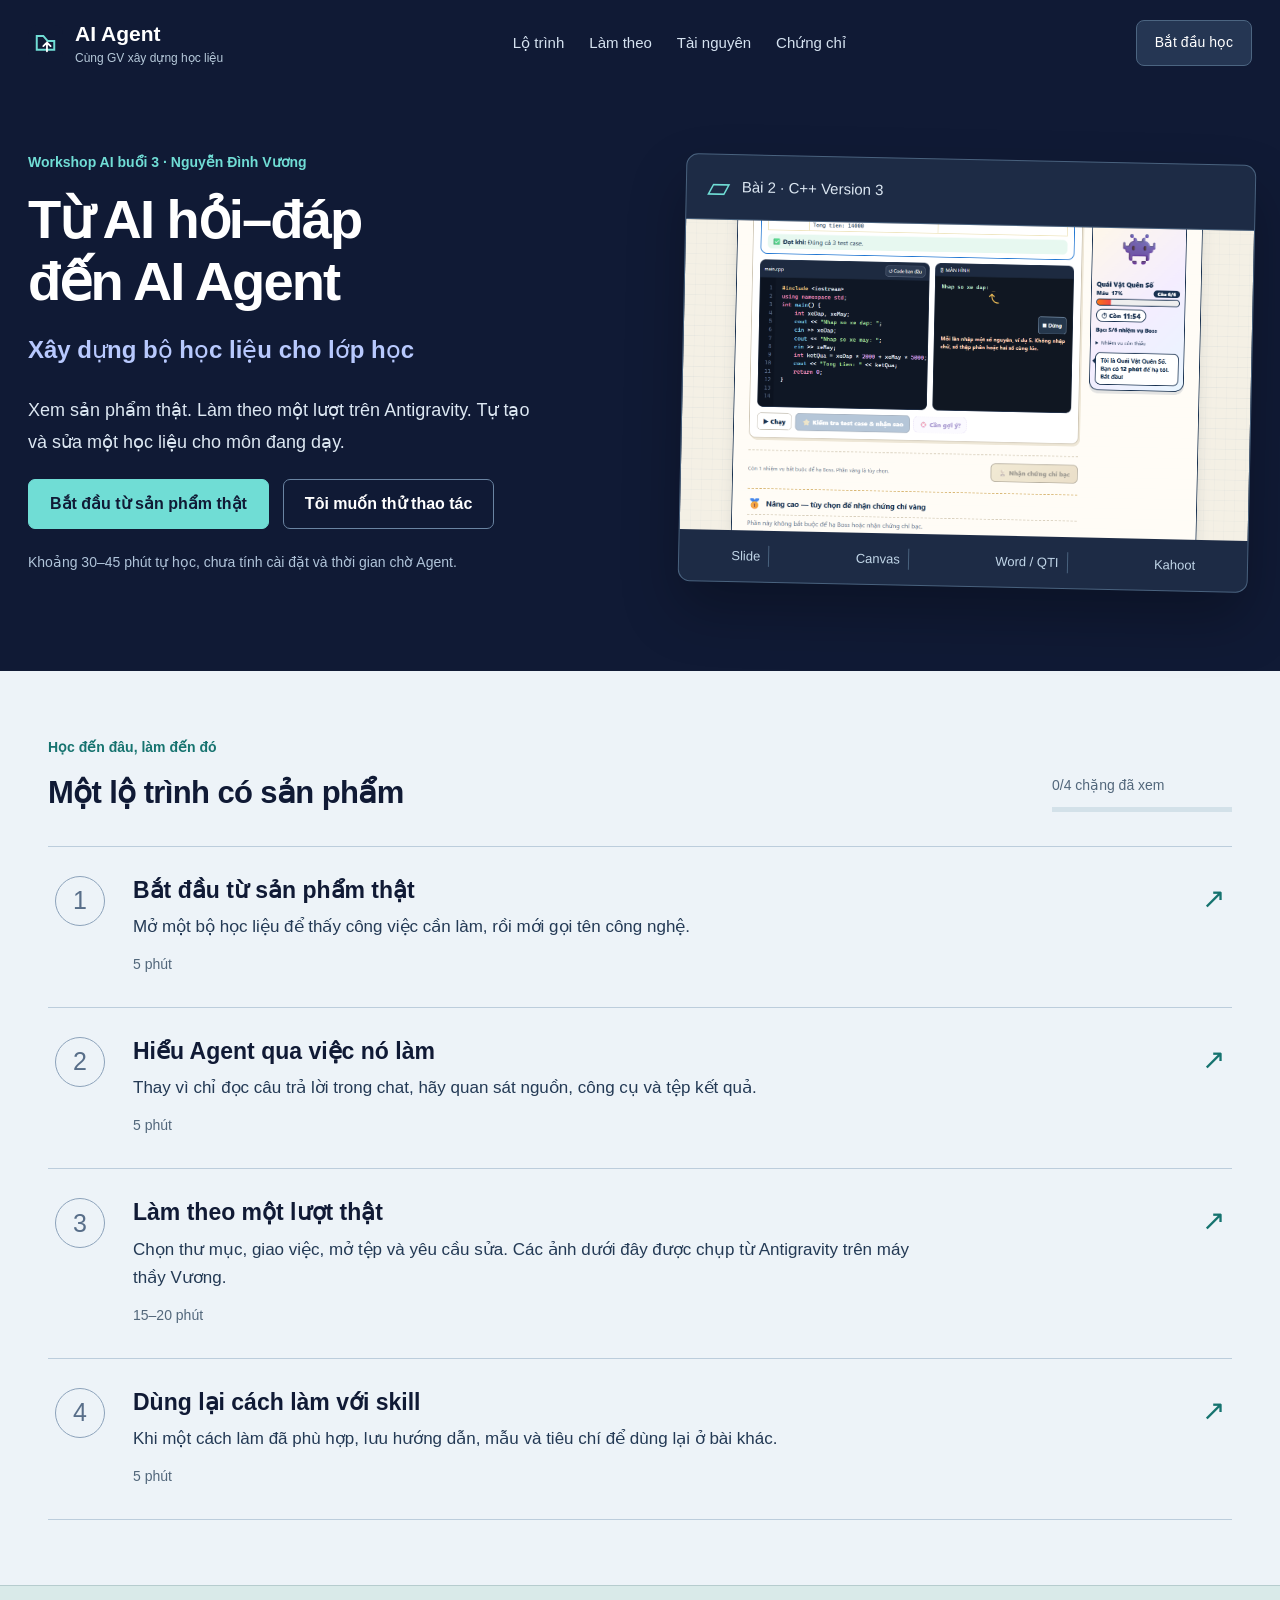
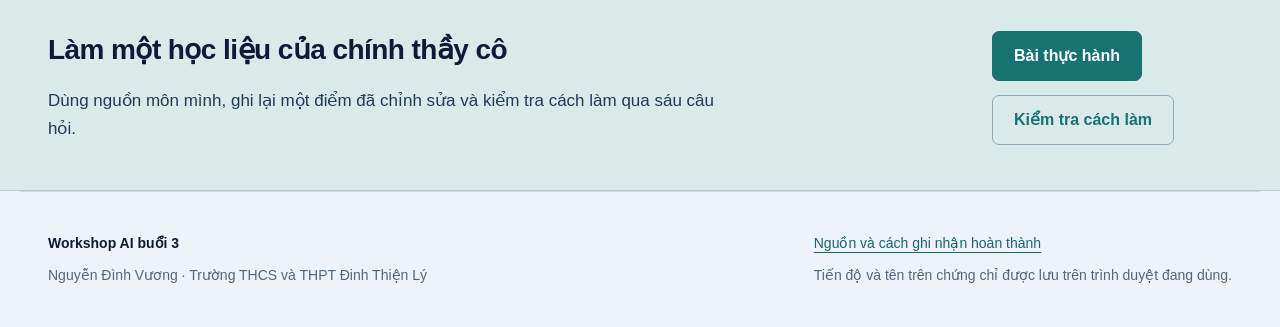
<file: index.html>
<!doctype html>
<html lang="vi"><head><meta charset="utf-8"><meta name="viewport" content="width=device-width,initial-scale=1"><meta name="theme-color" content="#101a35"><meta name="description" content="Tự học AI Agent cùng Nguyễn Đình Vương: xem sản phẩm thật, làm theo thao tác Antigravity, thực hành và nhận chứng chỉ hoàn thành tự học."><title>Từ AI hỏi–đáp đến AI Agent · Workshop AI 3</title><link rel="icon" type="image/svg+xml" href="assets/mark.svg"><link rel="stylesheet" href="style.css"></head>
<body><a href="#main" class="skip">Đến nội dung</a><header class="topbar"><a class="brand" href="#/home" aria-label="Trang chủ"><img src="assets/mark.svg" width="35" height="35" alt=""><span>AI Agent<span class="brand-sub">Cùng GV xây dựng học liệu</span></span></a><nav aria-label="Điều hướng chính"><a href="#/home">Lộ trình</a><a href="#/learn/lam-theo">Làm theo</a><a href="#/resources">Tài nguyên</a><a href="#/certificate">Chứng chỉ</a></nav><button id="profile-button" class="profile-button" type="button">Bắt đầu học</button></header><div id="storage-alert" role="alert" hidden></div><main id="main" tabindex="-1"></main><footer class="footer"><div><strong>Workshop AI buổi 3</strong><p>Nguyễn Đình Vương · Trường THCS và THPT Đinh Thiện Lý</p></div><div><a href="#/about">Nguồn và cách ghi nhận hoàn thành</a><p>Tiến độ và tên trên chứng chỉ được lưu trên trình duyệt đang dùng.</p></div></footer><dialog id="profile-dialog"><form id="profile-form"><button type="button" class="dialog-close" aria-label="Đóng">×</button><h2>Bắt đầu từ bài học của thầy cô</h2><p>Tên được dùng trên chứng chỉ hoàn thành tự học.</p><label>Họ và tên<input id="learner-name" name="name" autocomplete="name" required minlength="2" maxlength="90"></label><label>Môn / lĩnh vực đang dạy<input id="learner-subject" name="subject" maxlength="90" placeholder="Ví dụ: Toán, Ngữ văn, KHTN…"></label><p class="small">Thông tin này lưu trên trình duyệt, không được gửi vào repo GitHub.</p><button class="button" type="submit">Lưu và tiếp tục</button></form></dialog><div id="toast" role="status" aria-live="polite"></div><script type="module" src="app.js"></script></body></html>
</file>
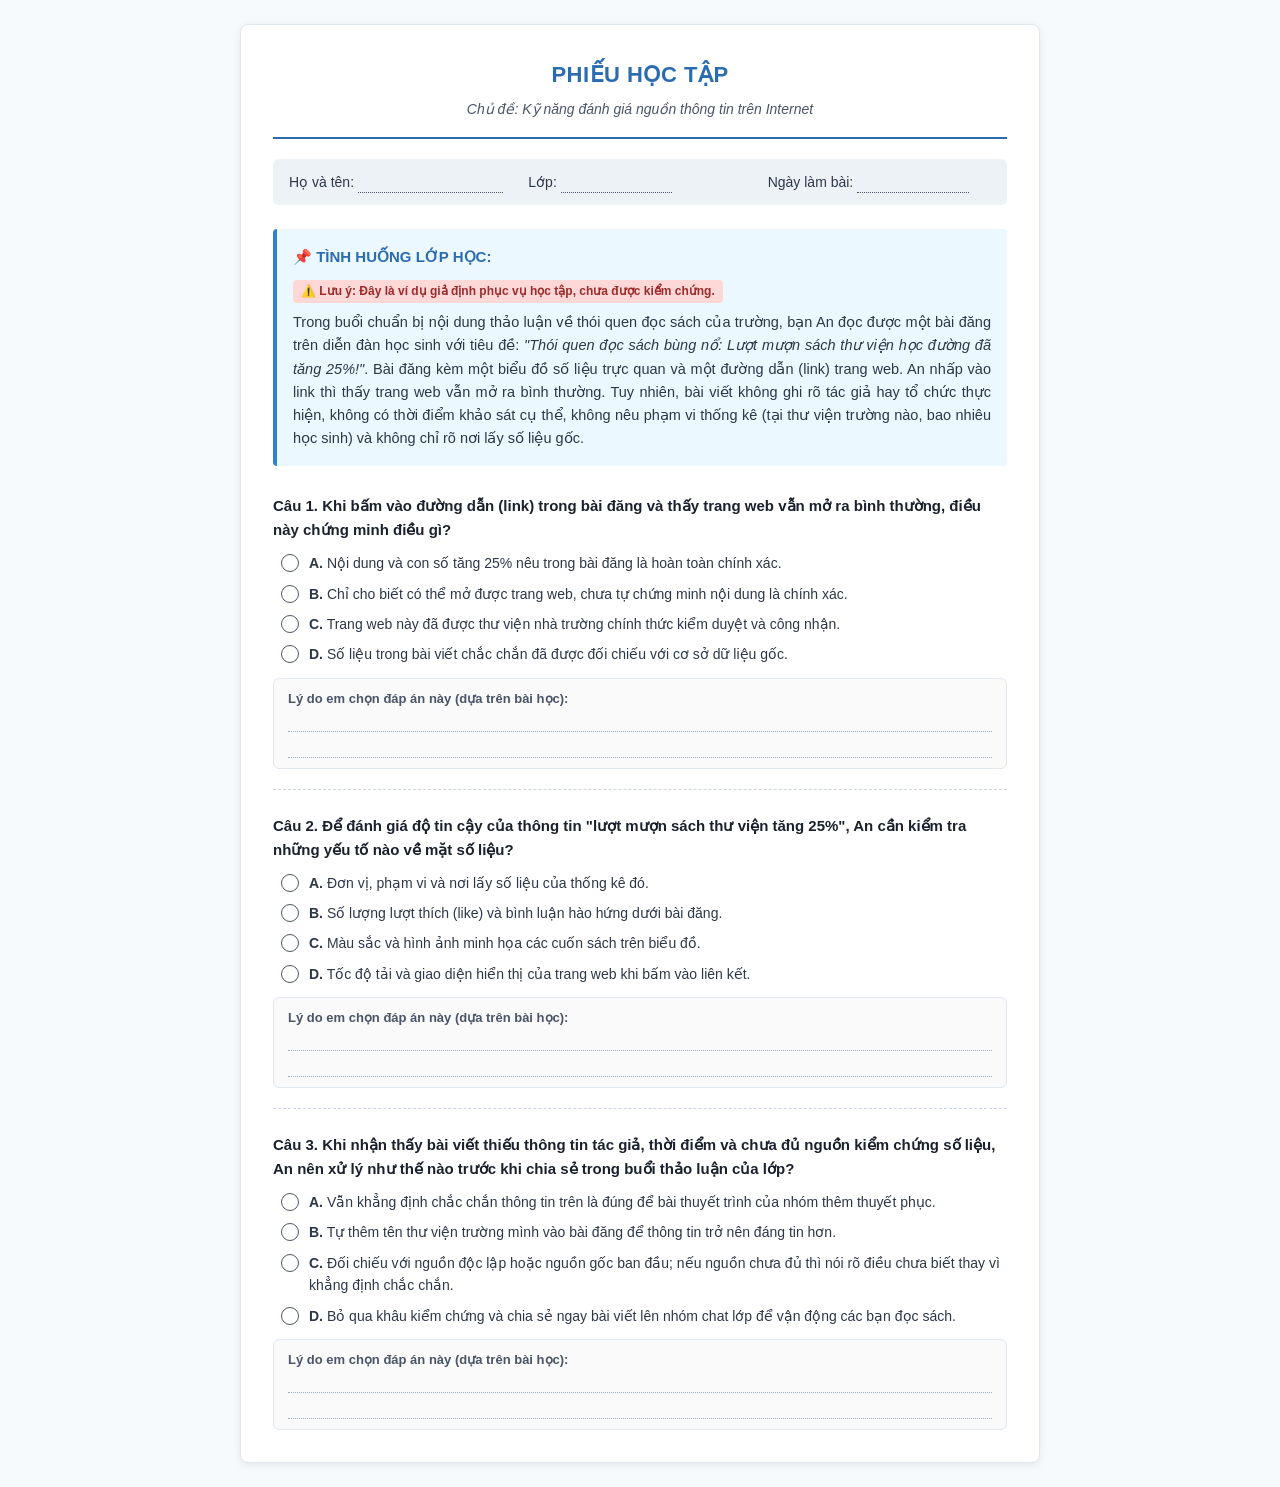
<file: practice/phieu_hoc_tap.html>
<!DOCTYPE html>
<html lang="vi">
<head>
    <meta charset="UTF-8">
    <meta name="viewport" content="width=device-width, initial-scale=1.0">
    <title>Phiếu học tập: Đánh giá một nguồn thông tin</title>
    <style>
        * {
            box-sizing: border-box;
            margin: 0;
            padding: 0;
        }
        body {
            font-family: "Segoe UI", Arial, Helvetica, sans-serif;
            line-height: 1.6;
            color: #2d3748;
            background-color: #f7fafc;
            padding: 24px;
        }
        .container {
            max-width: 800px;
            margin: 0 auto;
            background: #ffffff;
            padding: 32px;
            border-radius: 8px;
            box-shadow: 0 2px 8px rgba(0, 0, 0, 0.08);
            border: 1px solid #e2e8f0;
        }
        .header {
            text-align: center;
            border-bottom: 2px solid #2b6cb0;
            padding-bottom: 16px;
            margin-bottom: 20px;
        }
        .header h1 {
            font-size: 22px;
            color: #2b6cb0;
            text-transform: uppercase;
            margin-bottom: 6px;
            letter-spacing: 0.5px;
        }
        .header p.subtitle {
            font-size: 14px;
            color: #4a5568;
            font-style: italic;
        }
        .student-info {
            display: flex;
            flex-wrap: wrap;
            gap: 16px;
            background: #edf2f7;
            padding: 12px 16px;
            border-radius: 6px;
            margin-bottom: 24px;
            font-size: 14px;
        }
        .student-info div {
            flex: 1 1 200px;
        }
        .dots {
            border-bottom: 1px dotted #4a5568;
            display: inline-block;
            width: 60%;
            height: 18px;
            vertical-align: bottom;
        }
        .scenario-box {
            background-color: #ebf8ff;
            border-left: 4px solid #3182ce;
            padding: 16px;
            border-radius: 4px;
            margin-bottom: 28px;
        }
        .scenario-title {
            font-weight: bold;
            color: #2b6cb0;
            margin-bottom: 8px;
            font-size: 15px;
            display: flex;
            align-items: center;
        }
        .scenario-note {
            display: inline-block;
            background: #fed7d7;
            color: #9b2c2c;
            font-size: 12px;
            font-weight: bold;
            padding: 2px 8px;
            border-radius: 4px;
            margin-bottom: 8px;
        }
        .scenario-content {
            font-size: 14.5px;
            color: #2d3748;
            text-align: justify;
        }
        .question-block {
            margin-bottom: 24px;
            padding-bottom: 20px;
            border-bottom: 1px dashed #cbd5e0;
        }
        .question-block:last-child {
            border-bottom: none;
            margin-bottom: 0;
            padding-bottom: 0;
        }
        .question-title {
            font-weight: 600;
            font-size: 15px;
            color: #1a202c;
            margin-bottom: 10px;
        }
        .options-list {
            margin-left: 8px;
            margin-bottom: 12px;
        }
        .option-item {
            display: flex;
            align-items: flex-start;
            margin-bottom: 8px;
            font-size: 14px;
        }
        .checkbox-box {
            width: 18px;
            height: 18px;
            border: 1.5px solid #4a5568;
            border-radius: 50%;
            margin-right: 10px;
            margin-top: 2px;
            flex-shrink: 0;
        }
        .reason-box {
            background: #fafafa;
            border: 1px solid #e2e8f0;
            border-radius: 6px;
            padding: 10px 14px;
            margin-top: 10px;
        }
        .reason-label {
            font-size: 13px;
            font-weight: 600;
            color: #4a5568;
            margin-bottom: 6px;
        }
        .reason-lines {
            display: flex;
            flex-direction: column;
            gap: 12px;
            margin-top: 8px;
        }
        .line {
            border-bottom: 1px dotted #a0aec0;
            height: 14px;
            width: 100%;
        }
        @media print {
            body {
                background: #ffffff;
                padding: 0;
            }
            .container {
                box-shadow: none;
                border: none;
                padding: 0;
                max-width: 100%;
            }
            .question-block {
                page-break-inside: avoid;
            }
        }
    </style>
</head>
<body>

<div class="container">
    <div class="header">
        <h1>PHIẾU HỌC TẬP</h1>
        <p class="subtitle">Chủ đề: Kỹ năng đánh giá nguồn thông tin trên Internet</p>
    </div>

    <div class="student-info">
        <div>Họ và tên: <span class="dots" style="width: 65%;"></span></div>
        <div>Lớp: <span class="dots" style="width: 50%;"></span></div>
        <div>Ngày làm bài: <span class="dots" style="width: 50%;"></span></div>
    </div>

    <!-- Tình huống ngắn -->
    <div class="scenario-box">
        <div class="scenario-title">📌 TÌNH HUỐNG LỚP HỌC:</div>
        <div class="scenario-note">⚠️ Lưu ý: Đây là ví dụ giả định phục vụ học tập, chưa được kiểm chứng.</div>
        <div class="scenario-content">
            Trong buổi chuẩn bị nội dung thảo luận về thói quen đọc sách của trường, bạn An đọc được một bài đăng trên diễn đàn học sinh với tiêu đề: 
            <em>"Thói quen đọc sách bùng nổ: Lượt mượn sách thư viện học đường đã tăng 25%!"</em>. 
            Bài đăng kèm một biểu đồ số liệu trực quan và một đường dẫn (link) trang web. An nhấp vào link thì thấy trang web vẫn mở ra bình thường. Tuy nhiên, bài viết không ghi rõ tác giả hay tổ chức thực hiện, không có thời điểm khảo sát cụ thể, không nêu phạm vi thống kê (tại thư viện trường nào, bao nhiêu học sinh) và không chỉ rõ nơi lấy số liệu gốc.
        </div>
    </div>

    <!-- Câu hỏi 1 -->
    <div class="question-block">
        <div class="question-title">Câu 1. Khi bấm vào đường dẫn (link) trong bài đăng và thấy trang web vẫn mở ra bình thường, điều này chứng minh điều gì?</div>
        <div class="options-list">
            <div class="option-item">
                <span class="checkbox-box"></span>
                <span><strong>A.</strong> Nội dung và con số tăng 25% nêu trong bài đăng là hoàn toàn chính xác.</span>
            </div>
            <div class="option-item">
                <span class="checkbox-box"></span>
                <span><strong>B.</strong> Chỉ cho biết có thể mở được trang web, chưa tự chứng minh nội dung là chính xác.</span>
            </div>
            <div class="option-item">
                <span class="checkbox-box"></span>
                <span><strong>C.</strong> Trang web này đã được thư viện nhà trường chính thức kiểm duyệt và công nhận.</span>
            </div>
            <div class="option-item">
                <span class="checkbox-box"></span>
                <span><strong>D.</strong> Số liệu trong bài viết chắc chắn đã được đối chiếu với cơ sở dữ liệu gốc.</span>
            </div>
        </div>
        <div class="reason-box">
            <div class="reason-label">Lý do em chọn đáp án này (dựa trên bài học):</div>
            <div class="reason-lines">
                <div class="line"></div>
                <div class="line"></div>
            </div>
        </div>
    </div>

    <!-- Câu hỏi 2 -->
    <div class="question-block">
        <div class="question-title">Câu 2. Để đánh giá độ tin cậy của thông tin "lượt mượn sách thư viện tăng 25%", An cần kiểm tra những yếu tố nào về mặt số liệu?</div>
        <div class="options-list">
            <div class="option-item">
                <span class="checkbox-box"></span>
                <span><strong>A.</strong> Đơn vị, phạm vi và nơi lấy số liệu của thống kê đó.</span>
            </div>
            <div class="option-item">
                <span class="checkbox-box"></span>
                <span><strong>B.</strong> Số lượng lượt thích (like) và bình luận hào hứng dưới bài đăng.</span>
            </div>
            <div class="option-item">
                <span class="checkbox-box"></span>
                <span><strong>C.</strong> Màu sắc và hình ảnh minh họa các cuốn sách trên biểu đồ.</span>
            </div>
            <div class="option-item">
                <span class="checkbox-box"></span>
                <span><strong>D.</strong> Tốc độ tải và giao diện hiển thị của trang web khi bấm vào liên kết.</span>
            </div>
        </div>
        <div class="reason-box">
            <div class="reason-label">Lý do em chọn đáp án này (dựa trên bài học):</div>
            <div class="reason-lines">
                <div class="line"></div>
                <div class="line"></div>
            </div>
        </div>
    </div>

    <!-- Câu hỏi 3 -->
    <div class="question-block">
        <div class="question-title">Câu 3. Khi nhận thấy bài viết thiếu thông tin tác giả, thời điểm và chưa đủ nguồn kiểm chứng số liệu, An nên xử lý như thế nào trước khi chia sẻ trong buổi thảo luận của lớp?</div>
        <div class="options-list">
            <div class="option-item">
                <span class="checkbox-box"></span>
                <span><strong>A.</strong> Vẫn khẳng định chắc chắn thông tin trên là đúng để bài thuyết trình của nhóm thêm thuyết phục.</span>
            </div>
            <div class="option-item">
                <span class="checkbox-box"></span>
                <span><strong>B.</strong> Tự thêm tên thư viện trường mình vào bài đăng để thông tin trở nên đáng tin hơn.</span>
            </div>
            <div class="option-item">
                <span class="checkbox-box"></span>
                <span><strong>C.</strong> Đối chiếu với nguồn độc lập hoặc nguồn gốc ban đầu; nếu nguồn chưa đủ thì nói rõ điều chưa biết thay vì khẳng định chắc chắn.</span>
            </div>
            <div class="option-item">
                <span class="checkbox-box"></span>
                <span><strong>D.</strong> Bỏ qua khâu kiểm chứng và chia sẻ ngay bài viết lên nhóm chat lớp để vận động các bạn đọc sách.</span>
            </div>
        </div>
        <div class="reason-box">
            <div class="reason-label">Lý do em chọn đáp án này (dựa trên bài học):</div>
            <div class="reason-lines">
                <div class="line"></div>
                <div class="line"></div>
            </div>
        </div>
    </div>
</div>

</body>
</html>
</file>
<file: style.css>
:root{--ink:#101a35;--text:#243a55;--muted:#52677b;--paper:#fff;--ground:#edf3f8;--line:#cfdae5;--teal:#16736f;--aqua:#70ddd5;--accent:#a6b6fc;--error:#a02c39;--radius:14px}*{box-sizing:border-box}html{scroll-behavior:smooth}body{margin:0;color:var(--text);background:var(--ground);font:17px/1.65 "Segoe UI",Arial,sans-serif}a{color:#17666e;text-underline-offset:4px}button,input,textarea{font:inherit}button,a,input,textarea,summary{-webkit-tap-highlight-color:transparent}button,a,summary{touch-action:manipulation}a:focus-visible,button:focus-visible,input:focus-visible,textarea:focus-visible,summary:focus-visible{outline:3px solid #e39436;outline-offset:4px}button{cursor:pointer}button:disabled{cursor:not-allowed;opacity:.55}h1,h2,h3,p,figure{margin-top:0}h1,h2,h3{color:var(--ink);line-height:1.23}h1{font-size:clamp(35px,4.2vw,56px);letter-spacing:-.035em;margin-bottom:24px}h2{font-size:31px;letter-spacing:-.02em;margin-bottom:20px}h3{font-size:21px;margin-bottom:12px}p{margin-bottom:21px}li{margin:8px 0}img{max-width:100%;height:auto}figure img{display:block;width:100%;border:1px solid var(--line);border-radius:8px}figcaption{font-size:14px;color:var(--muted);margin-top:11px;line-height:1.6}code{font:15px/1.6 Consolas,monospace;background:#e5edf4;color:#284661;padding:2px 5px;overflow-wrap:anywhere}pre{white-space:pre-wrap;overflow-wrap:anywhere}aside{background:#e4f1ef;border-left:4px solid var(--teal);padding:23px 26px;margin:28px 0}details{border-block:1px solid var(--line);padding:19px 0;margin:24px 0}summary{cursor:pointer;font-weight:650;color:var(--ink)}details p:first-of-type{margin-top:18px}.skip{position:fixed;top:-100px;left:20px;z-index:10;background:white;padding:10px 20px}.skip:focus{top:15px}.topbar{min-height:86px;display:flex;align-items:center;justify-content:space-between;gap:25px;padding:18px max(28px,calc((100vw - 1240px)/2));background:var(--ink);color:white}.brand{display:flex;gap:12px;align-items:center;color:white;text-decoration:none;font-size:21px;line-height:1.3;font-weight:700;white-space:nowrap}.brand-sub{display:block;color:#b6c9da;font-weight:400;font-size:12px;margin-top:4px}.topbar nav{display:flex;gap:25px;align-items:center}.topbar nav a{font-size:15px;color:#d5e2f0;text-decoration:none}.topbar nav a:hover,.topbar nav a[aria-current]{color:var(--aqua)}.profile-button{max-width:190px;overflow:hidden;text-overflow:ellipsis;white-space:nowrap;background:#253653;border:1px solid #4c6581;color:white;padding:10px 18px;border-radius:8px;font-size:14px;min-height:43px}main{min-height:70vh}.hero{background:var(--ink);color:#dce7f2;padding:65px max(28px,calc((100vw - 1240px)/2)) 75px;display:grid;grid-template-columns:1.03fr 1fr;gap:66px;align-items:center}.hero h1{color:white;font-size:clamp(42px,4.25vw,65px);line-height:1.13;margin-bottom:18px}.hero .context{color:var(--aqua)}.context{font-size:14px;color:var(--teal);margin-bottom:15px;font-weight:600}.hero-subtitle{font-size:24px;font-weight:550;color:#b8c9fe;margin-bottom:24px}.hero-description{max-width:510px;font-size:18px;line-height:1.8}.hero .small{color:#b0c4da;margin-top:22px}.hero-workspace{background:#1d2b45;border:1px solid #49627e;transform:rotate(1.2deg);box-shadow:0 28px 55px #0004;border-radius:12px;overflow:hidden}.workspace-heading{display:flex;align-items:center;gap:12px;padding:14px 20px;font-size:15px;border-bottom:1px solid #49627e}.file-icon{font-size:30px;color:var(--teal);line-height:1.2}.workspace-heading .file-icon{color:var(--aqua)}.hero-workspace img{display:block;width:100%;height:310px;object-fit:cover;object-position:center 25%}.file-strip{display:flex;gap:10px;justify-content:space-around;padding:15px 10px;font-size:13px;color:#c1d6e8}.file-strip span{padding:0 8px;border-right:1px solid #49627e}.file-strip span:last-child{border:0}.button{display:inline-flex;align-items:center;justify-content:center;min-height:47px;padding:12px 21px;background:var(--teal);color:white;border:1px solid var(--teal);border-radius:7px;text-decoration:none;font-weight:650;font-size:16px;line-height:1.5;text-align:center}.button:hover{background:#115b58}.button.secondary{color:var(--teal);background:transparent;border-color:#8dabb6}.button.secondary:hover{background:#e4f1ef}.hero .button{background:var(--aqua);border-color:var(--aqua);color:var(--ink)}.hero .button.secondary{background:transparent;color:white;border-color:#6a84a2}.hero .button.secondary:hover{background:#253653}.actions{display:flex;align-items:center;gap:14px;flex-wrap:wrap}.small{font-size:14px;color:var(--muted);line-height:1.65}.section,.page{max-width:1240px;margin:0 auto;padding:65px 28px}.section-heading{display:flex;align-items:end;justify-content:space-between;gap:25px;margin-bottom:34px}.section-heading h2{margin:0}.progress-label{font-size:14px;color:var(--muted);min-width:180px}.progress-track{background:#d3e1e9;height:5px;margin-top:10px}.progress-track span{display:block;background:var(--teal);height:100%}.roadmap{border-top:1px solid #bccddc}.roadmap-item{display:flex;gap:28px;align-items:start;padding:29px 7px;text-decoration:none;border-bottom:1px solid #bccddc;color:var(--text)}.roadmap-item:hover{background:#e5eef5}.step-number{display:flex;align-items:center;justify-content:center;font-size:25px;color:#586e89;border:1px solid #8da3bb;width:50px;height:50px;flex:0 0 50px;border-radius:50%}.step-number.done{background:var(--teal);border-color:var(--teal);color:white}.roadmap-item h3{font-size:23px;margin-bottom:9px}.roadmap-item p{margin-bottom:9px;max-width:780px}.open-mark{font-size:28px;color:var(--teal);margin-left:auto}.finish-band{background:#d9eae9;display:flex;gap:35px;align-items:center;justify-content:space-between;padding:45px max(28px,calc((100vw - 1184px)/2));border-block:1px solid #b6ccce}.finish-band h2{font-size:28px}.finish-band p{max-width:680px;margin-bottom:0}.finish-band .actions{flex-shrink:0;max-width:240px;justify-content:start}.learning-layout{max-width:1300px;margin:auto;display:grid;grid-template-columns:260px minmax(0,1fr);gap:48px;padding:38px 28px 65px}.learning-nav{background:transparent;border:0;padding:15px 15px 0 0;margin:0;position:sticky;top:20px;align-self:start;font-size:15px;max-height:90vh;overflow:auto}.learning-nav a{display:block;padding:10px 0;text-decoration:none;line-height:1.55}.learning-nav ol{list-style:none;padding:13px 0;margin:15px 0;border-block:1px solid var(--line)}.learning-nav li{margin:7px 0}.learning-nav li a{display:flex;gap:11px;color:#52677b;padding:10px 0}.learning-nav a[aria-current]{color:#125b58;font-weight:700}.learning-nav span{width:20px;flex-shrink:0}.lesson{background:white;border:1px solid var(--line);padding:43px 48px 35px;border-radius:12px;min-width:0}.lesson header{border-bottom:1px solid var(--line);padding-bottom:15px;margin-bottom:32px}.lesson h1{font-size:42px}.lead{font-size:20px;line-height:1.7;color:#45617c}.lesson-body>h3{margin-top:32px}.lesson-body figure{margin:26px 0 34px}.lesson-body .product img{max-height:520px;object-fit:contain;background:#e8eef4}.two-col,.comparison{display:grid;grid-template-columns:1fr 1fr;gap:30px;margin:30px 0}.comparison>div{padding-top:20px;border-top:3px solid var(--teal)}.comparison>div:first-child{border-color:#a2b5c7}.loop{display:flex;align-items:center;gap:12px;flex-wrap:wrap;background:#172844;padding:25px;margin:30px 0;color:white}.loop span{font-weight:650}.loop b{color:var(--aqua)}.source{font-size:14px;color:var(--muted)}.lesson-end{border-top:1px solid var(--line);padding-top:25px;margin-top:38px}.lesson-end p{font-size:14px}.steps{list-style:none;counter-reset:step;padding:0}.steps>li{counter-increment:step;border-top:1px solid var(--line);padding-top:25px;margin-top:35px}.steps>li:first-child{border-top:0;margin-top:0;padding-top:0}.steps>li>h3:before{content:counter(step);display:inline-flex;justify-content:center;align-items:center;width:32px;height:32px;border:1px solid #8dabb6;border-radius:50%;font-size:17px;color:var(--teal);margin-right:12px}.prompt{border:1px solid #9fb6c8;background:#f0f5f9;margin:22px 0;border-radius:8px;overflow:hidden}.prompt-toolbar{display:flex;align-items:center;justify-content:space-between;gap:18px;background:#deebf2;padding:11px 17px;font-size:13px;color:#39566e}.copy{background:white;border:1px solid #8dabb6;border-radius:5px;color:#164f56;padding:7px 15px;font-weight:650;min-height:37px}.prompt pre{font:16px/1.8 "Segoe UI",Arial,sans-serif;margin:0;padding:22px;color:#203b55}.skill-demo{display:grid;grid-template-columns:.85fr 1fr;gap:30px;align-items:start}.file-sheet{background:#edf3f8;border-left:5px solid var(--teal);padding:25px}.file-sheet>span{display:block;color:var(--muted);font-size:14px;margin-bottom:20px}.file-sheet strong{font-size:23px;color:var(--ink)}.file-sheet p{margin:20px 0 0;line-height:1.9}.text-link{display:inline-block;margin:8px 10px 8px 0;font-weight:650}.page.narrow{max-width:900px}.page>h1{max-width:1000px}.practice-form{background:white;border:1px solid var(--line);border-radius:12px;padding:30px;margin:30px 0}label{display:block;font-weight:600;margin:18px 0}input:not([type=radio],[type=checkbox]),textarea{display:block;width:100%;padding:12px 14px;border:1px solid #96acbf;border-radius:6px;background:white;color:var(--ink);margin-top:8px;min-height:47px}textarea{resize:vertical;font-weight:400}.check{display:flex;gap:12px;align-items:start;font-weight:400}.check input{width:20px;height:20px;flex:0 0 20px;margin:4px 0;accent-color:var(--teal)}.success{color:#16654e;margin-top:20px}.quiz-question{background:white;border:1px solid #c2d2df;border-radius:10px;padding:24px;margin:35px 0}.quiz-question legend{font-weight:700;font-size:19px;line-height:1.55;max-width:100%;padding:0 10px}.quiz-question legend span{color:var(--teal)}.choice{display:flex;gap:12px;align-items:start;border:1px solid #d4dee7;padding:12px 14px;border-radius:6px;font-weight:400;margin:12px 0;line-height:1.6}.choice:has(input:checked){border-color:var(--teal);background:#eef8f5}.choice input{margin:5px 0;width:18px;height:18px;flex-shrink:0;accent-color:var(--teal)}.choice.correct{border-color:#258363;background:#eaf7f0}.choice.incorrect{border-color:#b65661;background:#fff0f2}.feedback{padding:13px 16px;background:#edf3f8;font-size:16px;margin:18px 0 0}.quiz-result{border-left:5px solid var(--teal);background:white;padding:25px}.certificate-layout{display:grid;grid-template-columns:.75fr 1.25fr;gap:40px;align-items:start}.requirement-list{list-style:none;padding:0;margin:30px 0}.requirement-list li{display:flex;align-items:start;gap:12px;padding:9px 0}.requirement-list span{font-size:22px;color:#7890a4;line-height:1.3}.requirement-list .met span{color:var(--teal)}.requirement-list a{color:var(--text);text-decoration:none}.requirement-list .met a{color:var(--teal)}#certificate-actions{margin-top:18px}#certificate-actions button{margin:0 12px 13px 0}.text-button{background:none;border:0;color:var(--teal);padding:11px;text-decoration:underline;text-underline-offset:4px}.certificate-placeholder{border:1px dashed #93adbf;background:#f8fbfd;text-align:center;padding:80px 20px;border-radius:9px}.certificate-placeholder img{margin-bottom:20px}.certificate-placeholder p{font-size:22px;color:#657d94}#certificate-canvas{max-width:100%;height:auto;box-shadow:0 15px 40px #132f4924}#certificate-preview{min-width:0}.resource-grid{display:grid;grid-template-columns:repeat(3,minmax(0,1fr));gap:0;border-top:1px solid #bdcddc;margin-top:35px}.resource{padding:30px 25px 30px 0;border-bottom:1px solid #bdcddc;display:flex;align-items:start;flex-direction:column}.resource:not(:nth-child(3n+1)){padding-left:25px;border-left:1px solid #bdcddc}.resource h2{font-size:23px;margin:19px 0 12px}.resource p{font-size:16px}.resource a{margin-top:auto}dialog{max-width:530px;width:calc(100% - 34px);border:0;padding:35px;border-radius:15px;color:var(--text);box-shadow:0 25px 80px #0005}dialog::backdrop{background:#07152aba;backdrop-filter:blur(3px)}dialog h2{font-size:29px;padding-right:15px}.dialog-close{position:absolute;top:9px;right:14px;border:0;background:none;font-size:29px;color:#52677b;padding:1px 9px}.footer{max-width:1240px;margin:auto;padding:40px 28px;display:flex;gap:30px;justify-content:space-between;border-top:1px solid var(--line);font-size:14px;color:var(--muted)}.footer p{margin:9px 0 0;max-width:500px}.footer strong{color:var(--ink)}#toast{position:fixed;bottom:25px;left:50%;transform:translate(-50%,15px);opacity:0;pointer-events:none;transition:opacity .15s,transform .15s;background:var(--ink);color:white;border:1px solid #657d94;padding:14px 22px;border-radius:9px;max-width:min(90vw,650px);z-index:20;font-size:15px}#toast.show{opacity:1;transform:translate(-50%,0)}#storage-alert{background:#ffecbf;color:#5e400a;padding:15px 28px}[hidden]{display:none!important}@media(max-width:1050px){.topbar{gap:16px;padding-inline:24px}.topbar nav{gap:17px}.hero{gap:35px;padding-inline:28px}.hero-workspace img{height:280px}.hero h1{font-size:49px}.learning-layout{grid-template-columns:210px minmax(0,1fr);gap:25px}.lesson{padding:32px}.lesson h1{font-size:36px}.certificate-layout{grid-template-columns:1fr;gap:25px}#certificate-preview{max-width:900px}.resource-grid{grid-template-columns:repeat(2,1fr)}.resource:not(:nth-child(3n+1)){border-left:0;padding-left:0}.resource:nth-child(even){padding-left:25px;border-left:1px solid #bdcddc}}@media(max-width:760px){.topbar{flex-wrap:wrap;padding:15px 20px;gap:16px}.topbar nav{order:3;flex-basis:100%;justify-content:space-between;border-top:1px solid #354c69;padding-top:13px;gap:12px}.profile-button{margin-left:auto;max-width:150px}.brand{font-size:19px}.brand-sub{font-size:11px}.hero{grid-template-columns:1fr;padding:40px 22px 45px;gap:32px}.hero h1{font-size:43px}.hero-subtitle{font-size:23px}.hero-workspace{max-width:570px;transform:none}.hero-workspace img{height:270px}.hero-description{font-size:17px}.section,.page{padding:40px 22px}.section-heading{display:block}.progress-label{max-width:220px;margin-top:24px}.roadmap-item{gap:17px;padding-block:23px}.roadmap-item h3{font-size:21px}.step-number{width:39px;height:39px;flex-basis:39px;font-size:20px}.open-mark{display:none}.finish-band{display:block;padding:33px 22px}.finish-band .actions{margin-top:24px;max-width:none}.learning-layout{display:block;padding:18px 16px 38px}.learning-nav{position:static;max-height:none;padding:0 6px 16px}.learning-nav>a:not(:first-child){display:none}.learning-nav ol{display:flex;flex-wrap:wrap;gap:4px 16px;padding:9px 0;margin:9px 0}.learning-nav li{font-size:13px;margin:0}.learning-nav li a{padding:5px 0}.learning-nav span{display:none}.lesson{padding:26px 21px}.lesson h1{font-size:33px}.lead{font-size:18px}.two-col,.comparison,.skill-demo{grid-template-columns:1fr;gap:20px}.loop{font-size:15px;gap:9px;padding:18px}.lesson-body ul,.lesson-body ol:not(.steps){padding-left:23px}.prompt pre{font-size:15px;padding:17px}.prompt-toolbar{padding:10px 12px}.prompt-toolbar>span{font-size:12px}.practice-form{padding:23px 18px}.page h1{font-size:35px}.quiz-question{padding:17px 15px}.quiz-question legend{font-size:18px}.choice{padding:12px;font-size:16px}.resource-grid{grid-template-columns:1fr}.resource,.resource:nth-child(even){border-left:0;padding:25px 0}.resource h2{font-size:23px}.footer{display:block;padding:28px 22px}.footer>div+div{margin-top:25px}.button{font-size:15px;padding:12px 17px}.certificate-placeholder{padding-block:50px}}@media(prefers-reduced-motion:reduce){html{scroll-behavior:auto}*{transition:none!important}}@page{size:A4 landscape;margin:0}@media print{body{background:white}.topbar,.footer,.context,.certificate-layout>div:first-child,.page>h1,#storage-alert,#toast,.skip{display:none!important}.page{margin:0;padding:0;max-width:none}.certificate-layout{display:block;margin:0}#certificate-preview{max-width:none}#certificate-canvas{width:297mm;height:210mm;box-shadow:none}.certificate-placeholder{display:none}}

@media print{#certificate-canvas{display:block}}
</file>
